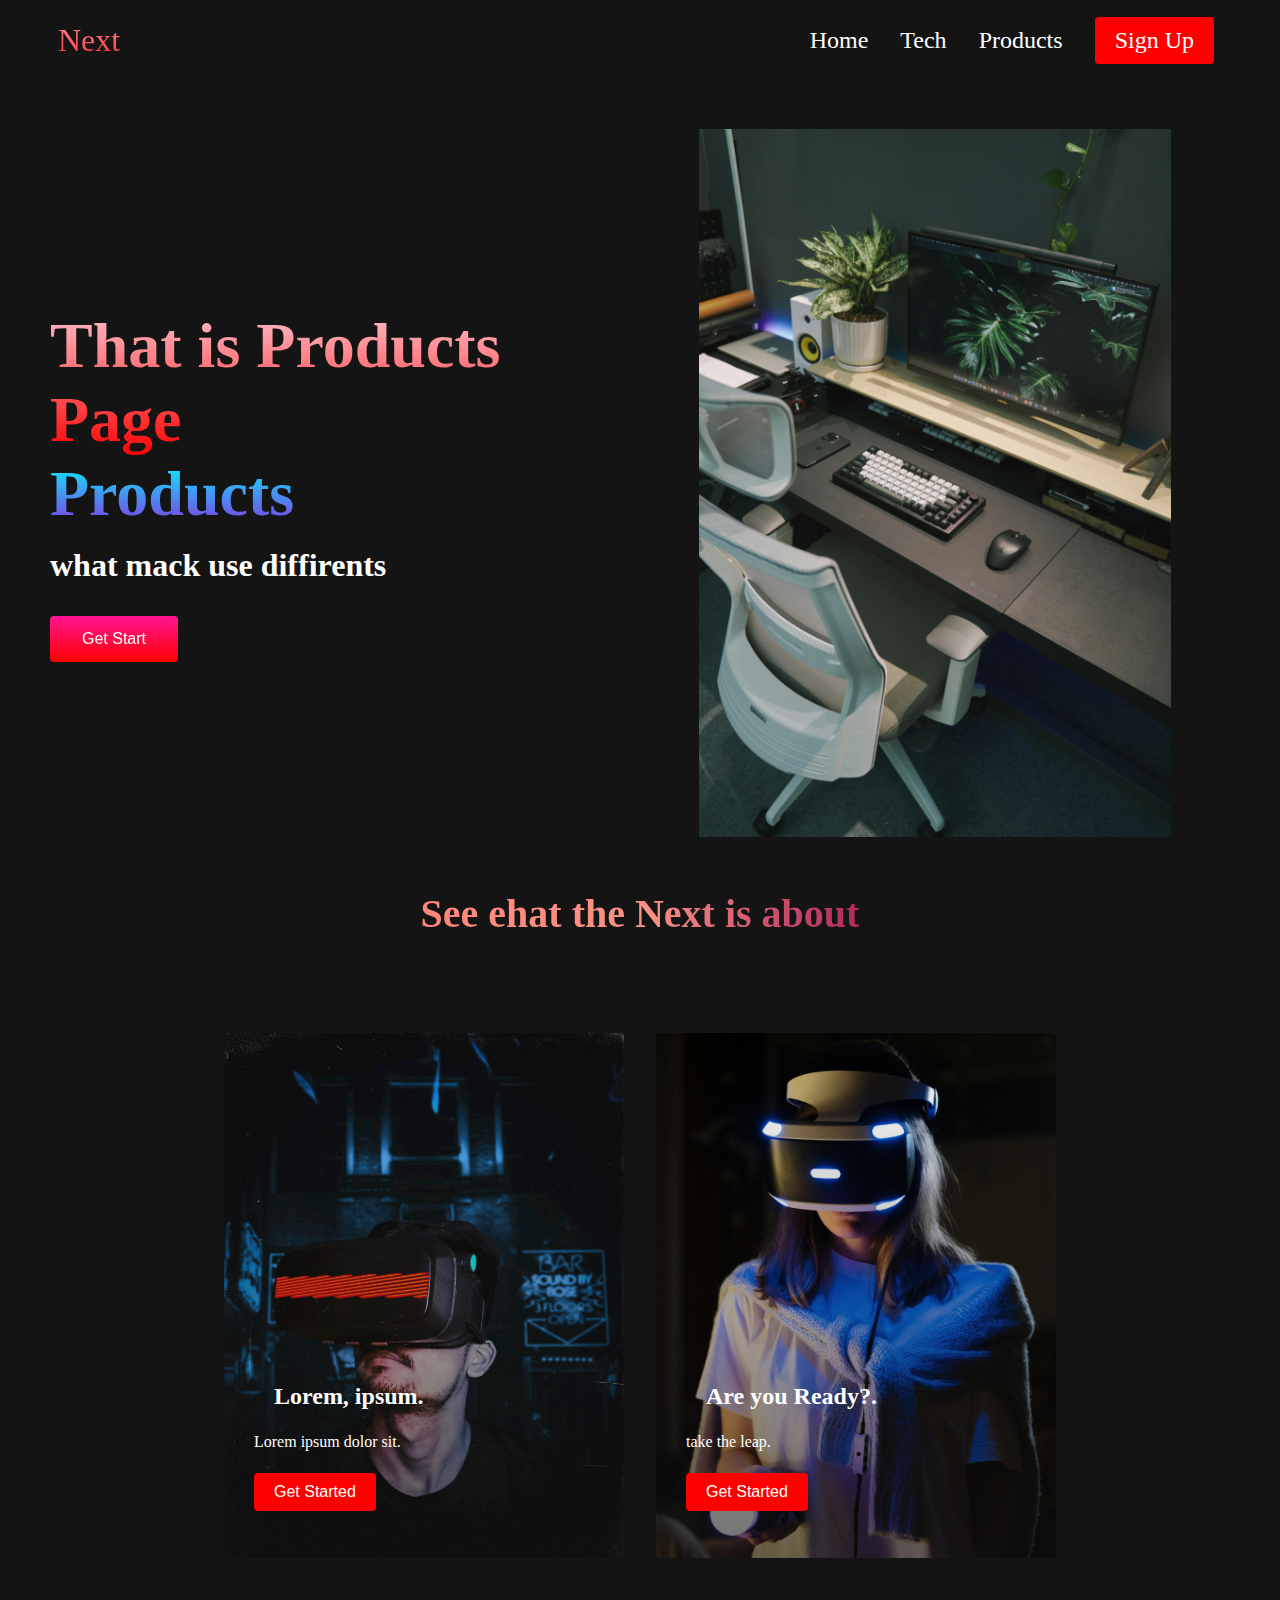
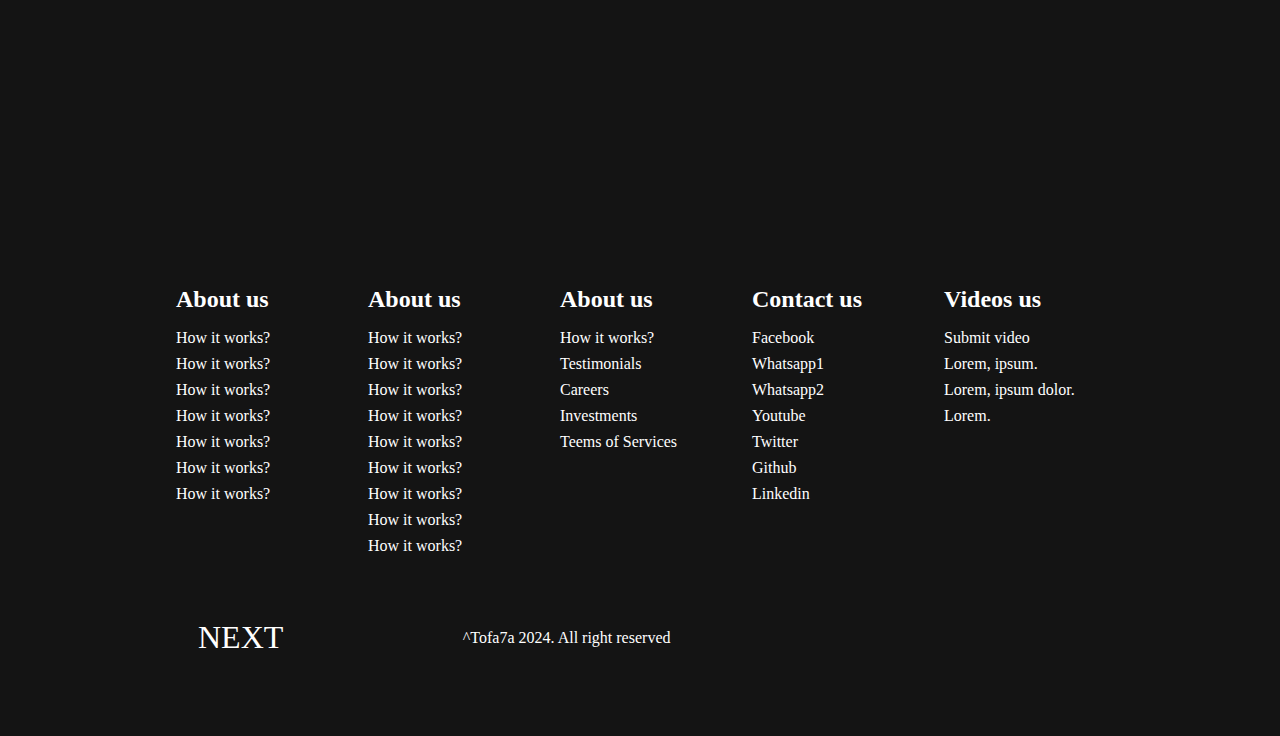
<file: public/products.html>
<!DOCTYPE html>
<html lang="en">
  <head>
    <meta charset="UTF-8" />
    <meta name="viewport" content="width=device-width, initial-scale=1.0" />
    <title>Next</title>
    <link rel="stylesheet" href="style.css" />
    <link rel="stylesheet" href="https://cdnjs.cloudflare.com/ajax/libs/font-awesome/6.7.1/css/all.min.css" integrity="sha512-5Hs3dF2AEPkpNAR7UiOHba+lRSJNeM2ECkwxUIxC1Q/FLycGTbNapWXB4tP889k5T5Ju8fs4b1P5z/iB4nMfSQ==" crossorigin="anonymous" referrerpolicy="no-referrer" />
  </head>
  <body>
    <!-- Navbar Section -->
    <nav class="navbar">
      <section class="navbarContainer">
        <a href="#" id="navbarLogo"><i class="fas fa-gem"></i> Next</a>
        <div class="navbarToggle" id="mobileMenu">
          <span class="bar"></span>
          <span class="bar"></span>
          <span class="bar"></span>
        </div>
        <ul class="navbarMenu">
          <li class="navbarItem">
            <a href="index.html" class="navbarLinks">Home</a>
          </li>
          <li class="navbarItem">
            <a href="tech.html" class="navbarLinks">Tech</a>
          </li>
          <li class="navbarItem">
            <a href="#" class="navbarLinks">Products</a>
          </li>
          <li class="navbarBtn">
            <a href="#" class="button">Sign Up</a>
          </li>
        </ul>
      </section>
    </nav>

    <!-- Main Section -->
    <main class="main">
      <section class="mainContainer">
        <div class="mainContent">
          <h1>That is Products Page</h1>
          <h2>Products</h2>
          <p>what mack use diffirents</p>
          <button class="mainBtn"><a href="#">Get Start</a></button>
        </div>
        <div class="mainImgContainer">
          <img src="images/pic5.jpg" alt="Picture number 1" id="mainImg">
        </div>
      </section>
    </main>
    <!-- Services Section -->
     <main class="services">
      <h1>See ehat the Next is about</h1>
      <div class="servicesContainer">
        <div class="servicesCard">
          <h2>Lorem, ipsum.</h2>
          <p>Lorem ipsum dolor sit.</p>
          <button>Get Started</button>
        </div>
        <div class="servicesCard">
          <h2>Are you Ready?.</h2>
          <p>take the leap.</p>
          <button>Get Started</button>
        </div>
      </div>
     </main>
     <!-- Footer -->
      <footer class="footerContainer">
        <div class="footerLinks">
          <div class="footerLinkWrapper">
            <div class="footerLinkItems">
              <h2>About us</h2>
              <a href="#">How it works?</a>
              <a href="#">How it works?</a>
              <a href="#">How it works?</a>
              <a href="#">How it works?</a>
              <a href="#">How it works?</a>
              <a href="#">How it works?</a>
              <a href="#">How it works?</a>
            </div>
            <div class="footerLinkItems">
              <h2>About us</h2>
              <a href="#">How it works?</a>
              <a href="#">How it works?</a>
              <a href="#">How it works?</a>
              <a href="#">How it works?</a>
              <a href="#">How it works?</a>
              <a href="#">How it works?</a>
              <a href="#">How it works?</a>
              <a href="#">How it works?</a>
              <a href="#">How it works?</a>
            </div>
          </div>
          <div class="footerLinkWrapper">
            <div class="footerLinkItems">
              <h2>About us</h2>
              <a href="#">How it works?</a>
              <a href="#">Testimonials</a>
              <a href="#">Careers</a>
              <a href="#">Investments</a>
              <a href="#">Teems of Services</a>
            </div>
            <div class="footerLinkItems">
              <h2>Contact us</h2>
              <a href="#">Facebook</a>
              <a href="#">Whatsapp1</a>
              <a href="#">Whatsapp2</a>
              <a href="#">Youtube</a>
              <a href="#">Twitter</a>
              <a href="#">Github</a>
              <a href="#">Linkedin</a>
            </div>
            <div class="footerLinkItems">
              <h2>Videos us</h2>
              <a href="#">Submit video</a>
              <a href="#">Lorem, ipsum.</a>
              <a href="#">Lorem, ipsum dolor.</a>
              <a href="#">Lorem.</a>
            </div>
          </div>
        </div>
        <div class="socialMedia">
          <div class="socialMediaWrap">
            <div class="footerLogo"><a href="#" id="footerLogo"><i class="fas fa-gem"></i>NEXT</a></div>
            <p class="websiteRight">^Tofa7a 2024. All right reserved</p>
            <div class="socialIcons">
              <a href="#" class="socialIconLink" target="_blank"><i class="fab fa-facebook"></i></a>
              <a href="#" class="socialIconLink" target="_blank"><i class="fab fa-instagram"></i></a>
              <a href="#" class="socialIconLink" target="_blank"><i class="fab fa-twitter"></i></a>
              <a href="#" class="socialIconLink" target="_blank"><i class="fab fa-linkedin"></i></a>
              <a href="#" class="socialIconLink" target="_blank"><i class="fab fa-youtube"></i></a>
            </div>
          </div>
        </div>
      </footer>
    <script src="main.js"></script>
  </body>
</html>
</file>
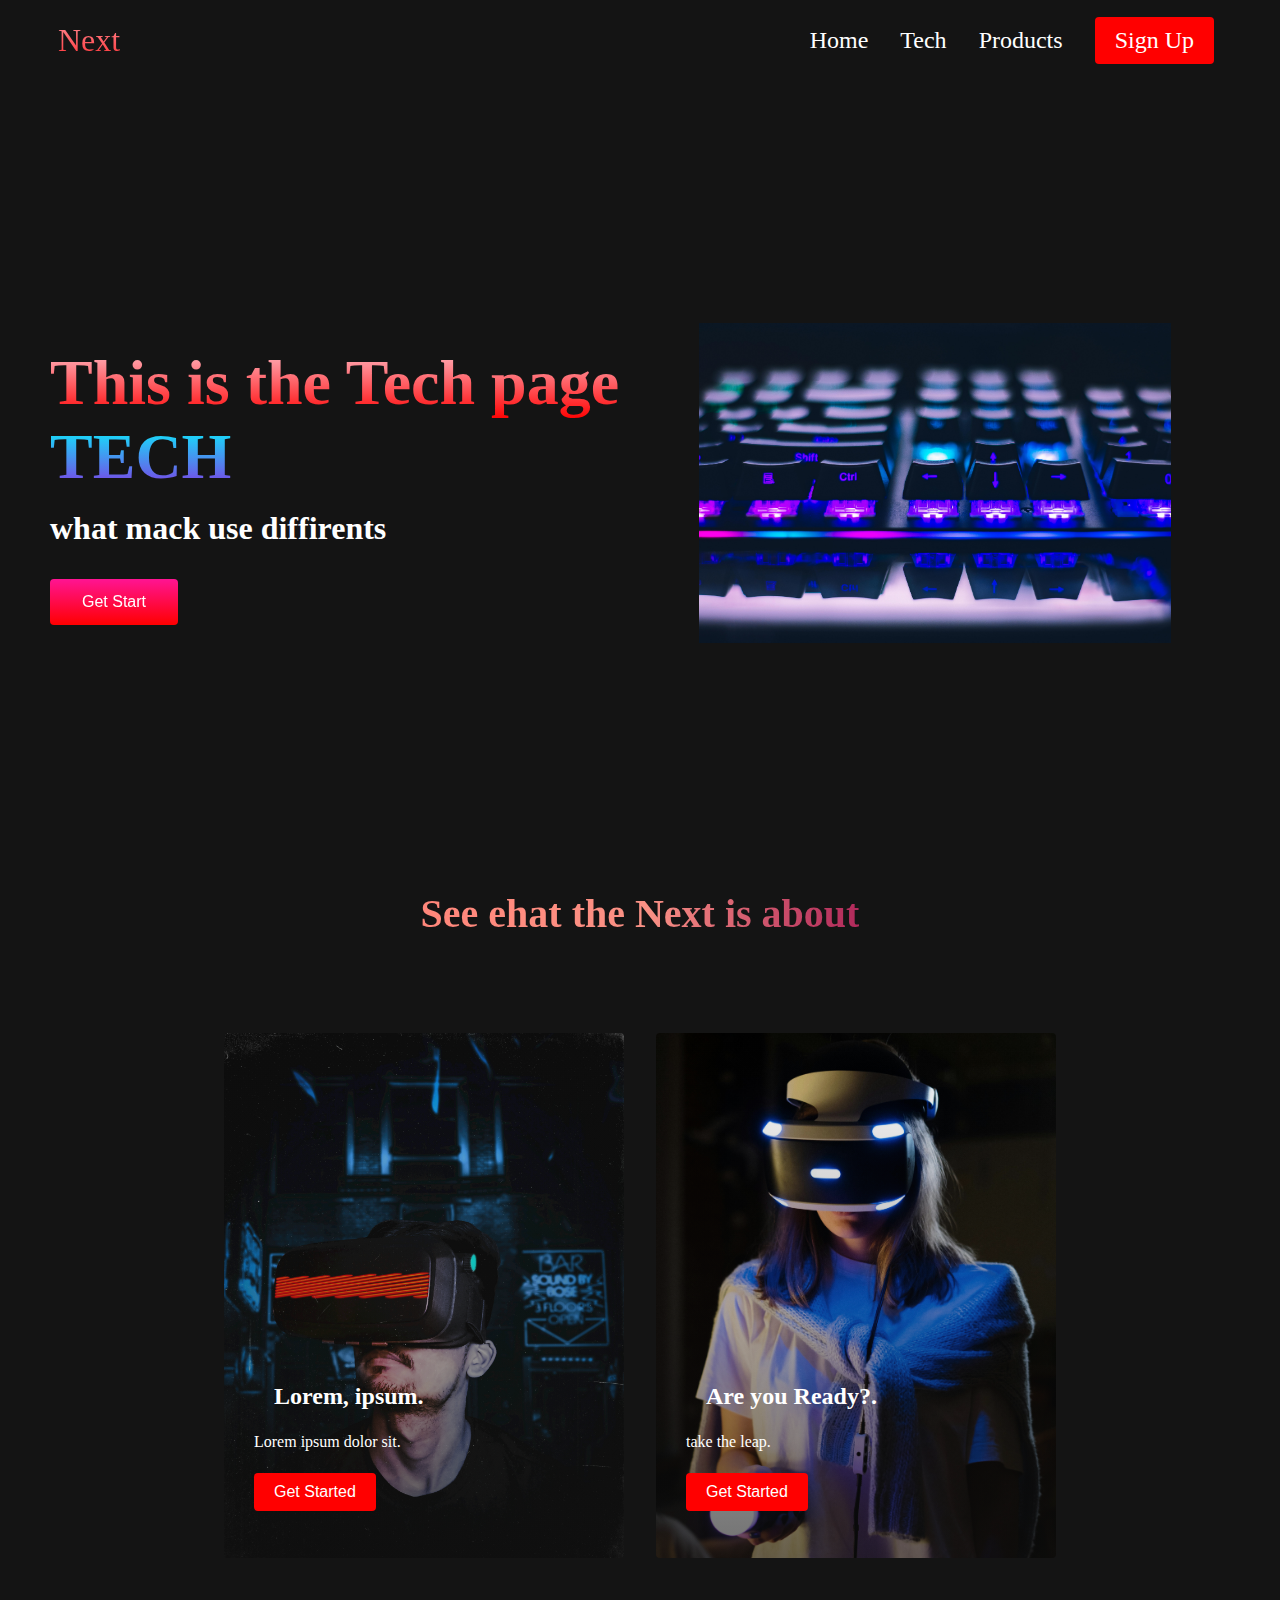
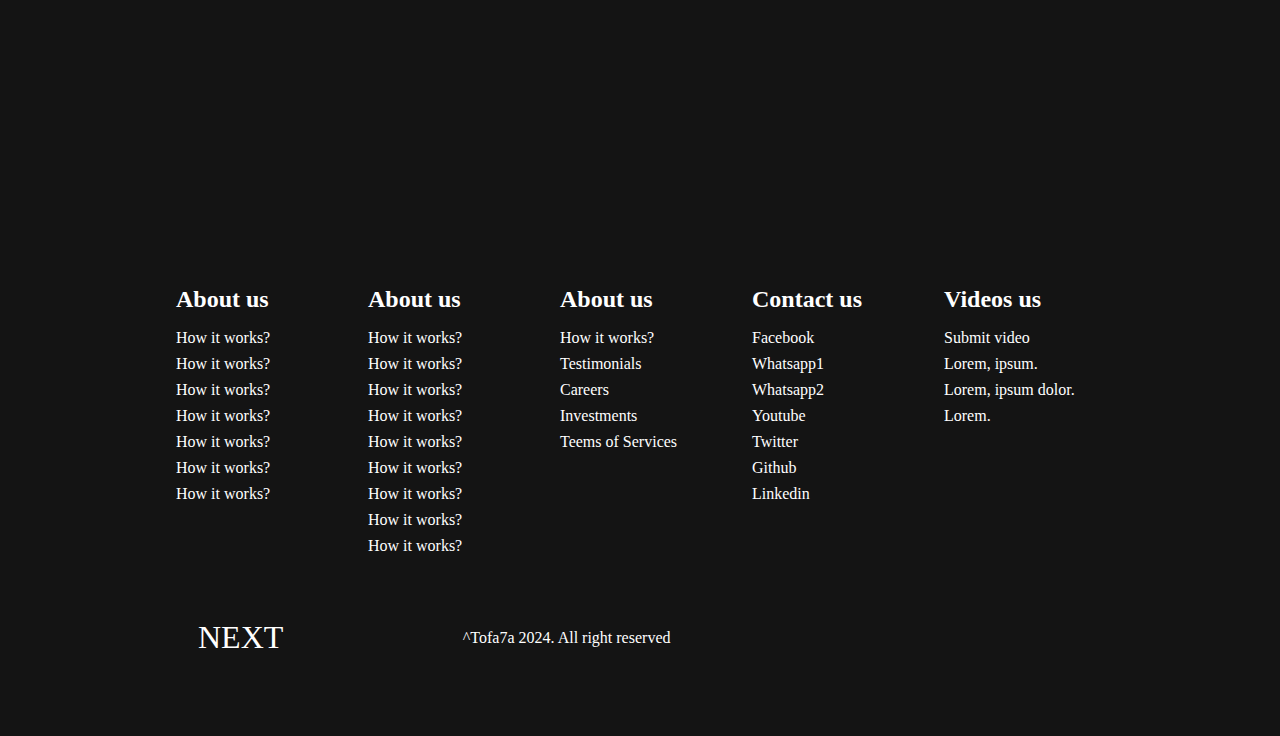
<file: public/tech.html>
<!DOCTYPE html>
<html lang="en">
  <head>
    <meta charset="UTF-8" />
    <meta name="viewport" content="width=device-width, initial-scale=1.0" />
    <title>Next</title>
    <link rel="stylesheet" href="style.css" />
    <link rel="stylesheet" href="https://cdnjs.cloudflare.com/ajax/libs/font-awesome/6.7.1/css/all.min.css" integrity="sha512-5Hs3dF2AEPkpNAR7UiOHba+lRSJNeM2ECkwxUIxC1Q/FLycGTbNapWXB4tP889k5T5Ju8fs4b1P5z/iB4nMfSQ==" crossorigin="anonymous" referrerpolicy="no-referrer" />
  </head>
  <body>
    <!-- Navbar Section -->
    <nav class="navbar">
      <section class="navbarContainer">
        <a href="#" id="navbarLogo"><i class="fas fa-gem"></i> Next</a>
        <div class="navbarToggle" id="mobileMenu">
          <span class="bar"></span>
          <span class="bar"></span>
          <span class="bar"></span>
        </div>
        <ul class="navbarMenu">
          <li class="navbarItem">
            <a href="index.html" class="navbarLinks">Home</a>
          </li>
          <li class="navbarItem">
            <a href="#" class="navbarLinks">Tech</a>
          </li>
          <li class="navbarItem">
            <a href="products.html" class="navbarLinks">Products</a>
          </li>
          <li class="navbarBtn">
            <a href="#" class="button">Sign Up</a>
          </li>
        </ul>
      </section>
    </nav>

    <!-- Main Section -->
    <main class="main">
      <section class="mainContainer">
        <div class="mainContent">
          <h1>This is the Tech page</h1>
          <h2>TECH</h2>
          <p>what mack use diffirents</p>
          <button class="mainBtn"><a href="#">Get Start</a></button>
        </div>
        <div class="mainImgContainer">
          <img src="images/pic4.jpg" alt="Picture number 1" id="mainImg">
        </div>
      </section>
    </main>
    <!-- Services Section -->
     <main class="services">
      <h1>See ehat the Next is about</h1>
      <div class="servicesContainer">
        <div class="servicesCard">
          <h2>Lorem, ipsum.</h2>
          <p>Lorem ipsum dolor sit.</p>
          <button>Get Started</button>
        </div>
        <div class="servicesCard">
          <h2>Are you Ready?.</h2>
          <p>take the leap.</p>
          <button>Get Started</button>
        </div>
      </div>
     </main>
     <!-- Footer -->
      <footer class="footerContainer">
        <div class="footerLinks">
          <div class="footerLinkWrapper">
            <div class="footerLinkItems">
              <h2>About us</h2>
              <a href="#">How it works?</a>
              <a href="#">How it works?</a>
              <a href="#">How it works?</a>
              <a href="#">How it works?</a>
              <a href="#">How it works?</a>
              <a href="#">How it works?</a>
              <a href="#">How it works?</a>
            </div>
            <div class="footerLinkItems">
              <h2>About us</h2>
              <a href="#">How it works?</a>
              <a href="#">How it works?</a>
              <a href="#">How it works?</a>
              <a href="#">How it works?</a>
              <a href="#">How it works?</a>
              <a href="#">How it works?</a>
              <a href="#">How it works?</a>
              <a href="#">How it works?</a>
              <a href="#">How it works?</a>
            </div>
          </div>
          <div class="footerLinkWrapper">
            <div class="footerLinkItems">
              <h2>About us</h2>
              <a href="#">How it works?</a>
              <a href="#">Testimonials</a>
              <a href="#">Careers</a>
              <a href="#">Investments</a>
              <a href="#">Teems of Services</a>
            </div>
            <div class="footerLinkItems">
              <h2>Contact us</h2>
              <a href="#">Facebook</a>
              <a href="#">Whatsapp1</a>
              <a href="#">Whatsapp2</a>
              <a href="#">Youtube</a>
              <a href="#">Twitter</a>
              <a href="#">Github</a>
              <a href="#">Linkedin</a>
            </div>
            <div class="footerLinkItems">
              <h2>Videos us</h2>
              <a href="#">Submit video</a>
              <a href="#">Lorem, ipsum.</a>
              <a href="#">Lorem, ipsum dolor.</a>
              <a href="#">Lorem.</a>
            </div>
          </div>
        </div>
        <div class="socialMedia">
          <div class="socialMediaWrap">
            <div class="footerLogo"><a href="#" id="footerLogo"><i class="fas fa-gem"></i>NEXT</a></div>
            <p class="websiteRight">^Tofa7a 2024. All right reserved</p>
            <div class="socialIcons">
              <a href="#" class="socialIconLink" target="_blank"><i class="fab fa-facebook"></i></a>
              <a href="#" class="socialIconLink" target="_blank"><i class="fab fa-instagram"></i></a>
              <a href="#" class="socialIconLink" target="_blank"><i class="fab fa-twitter"></i></a>
              <a href="#" class="socialIconLink" target="_blank"><i class="fab fa-linkedin"></i></a>
              <a href="#" class="socialIconLink" target="_blank"><i class="fab fa-youtube"></i></a>
            </div>
          </div>
        </div>
      </footer>
    <script src="main.js"></script>
  </body>
</html>
</file>
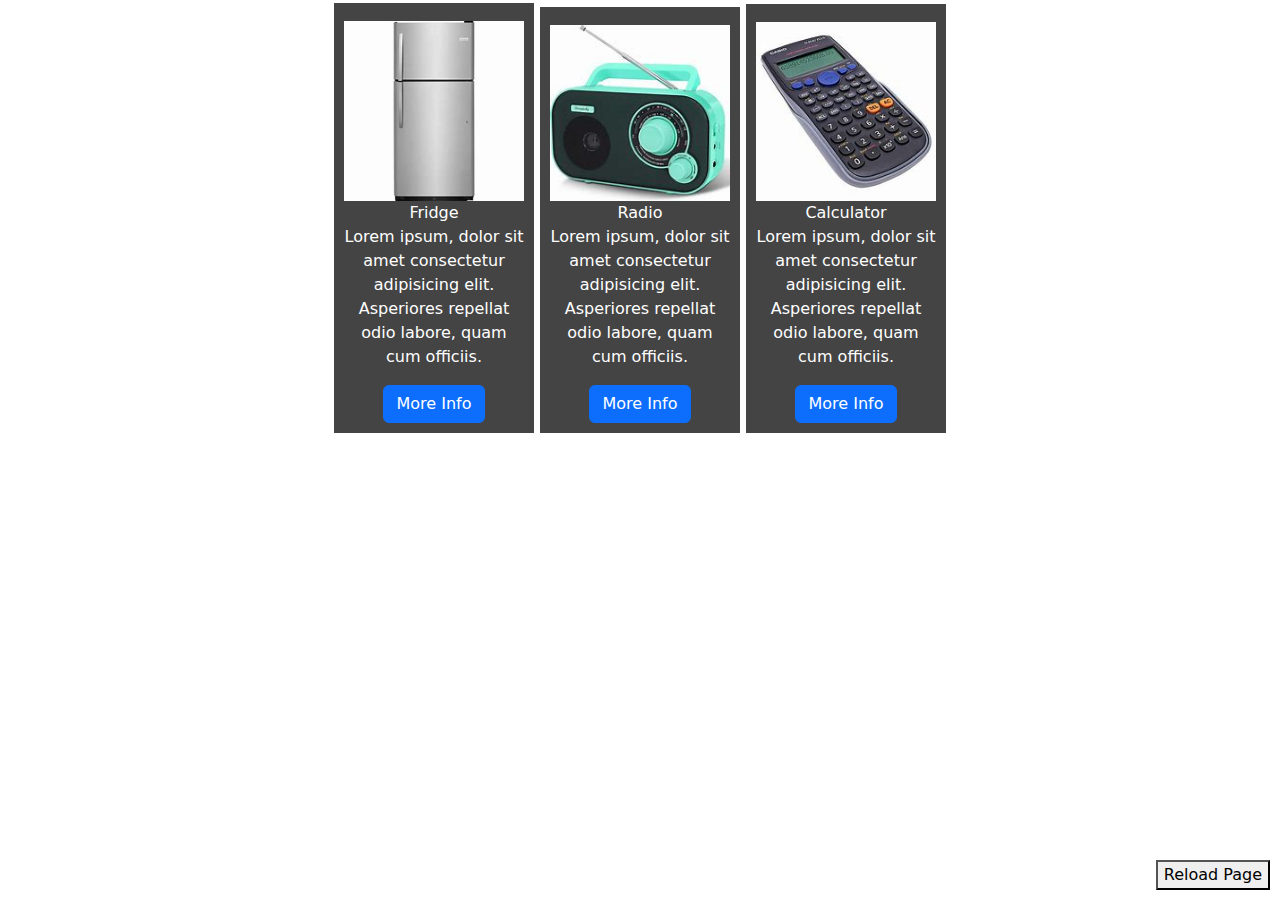
<file: public/site/array.html>
<!DOCTYPE html>
<html lang="en">
<head>
  <meta charset="UTF-8">
  <meta name="viewport" content="width=device-width, initial-scale=1.0">
  <title>Document</title>
    <link
      href="https://cdn.jsdelivr.net/npm/bootstrap@5.3.3/dist/css/bootstrap.min.css"
      rel="stylesheet"
      integrity="sha384-QWTKZyjpPEjISv5WaRU9OFeRpok6YctnYmDr5pNlyT2bRjXh0JMhjY6hW+ALEwIH"
      crossorigin="anonymous"
    />
</head>
<body>


</body>
    <script
      src="https://cdn.jsdelivr.net/npm/bootstrap@5.3.3/dist/js/bootstrap.bundle.min.js"
      integrity="sha384-YvpcrYf0tY3lHB60NNkmXc5s9fDVZLESaAA55NDzOxhy9GkcIdslK1eN7N6jIeHz"
      crossorigin="anonymous"
></script>
<script src="../js/arrays.js"></script>
</html>
</file>
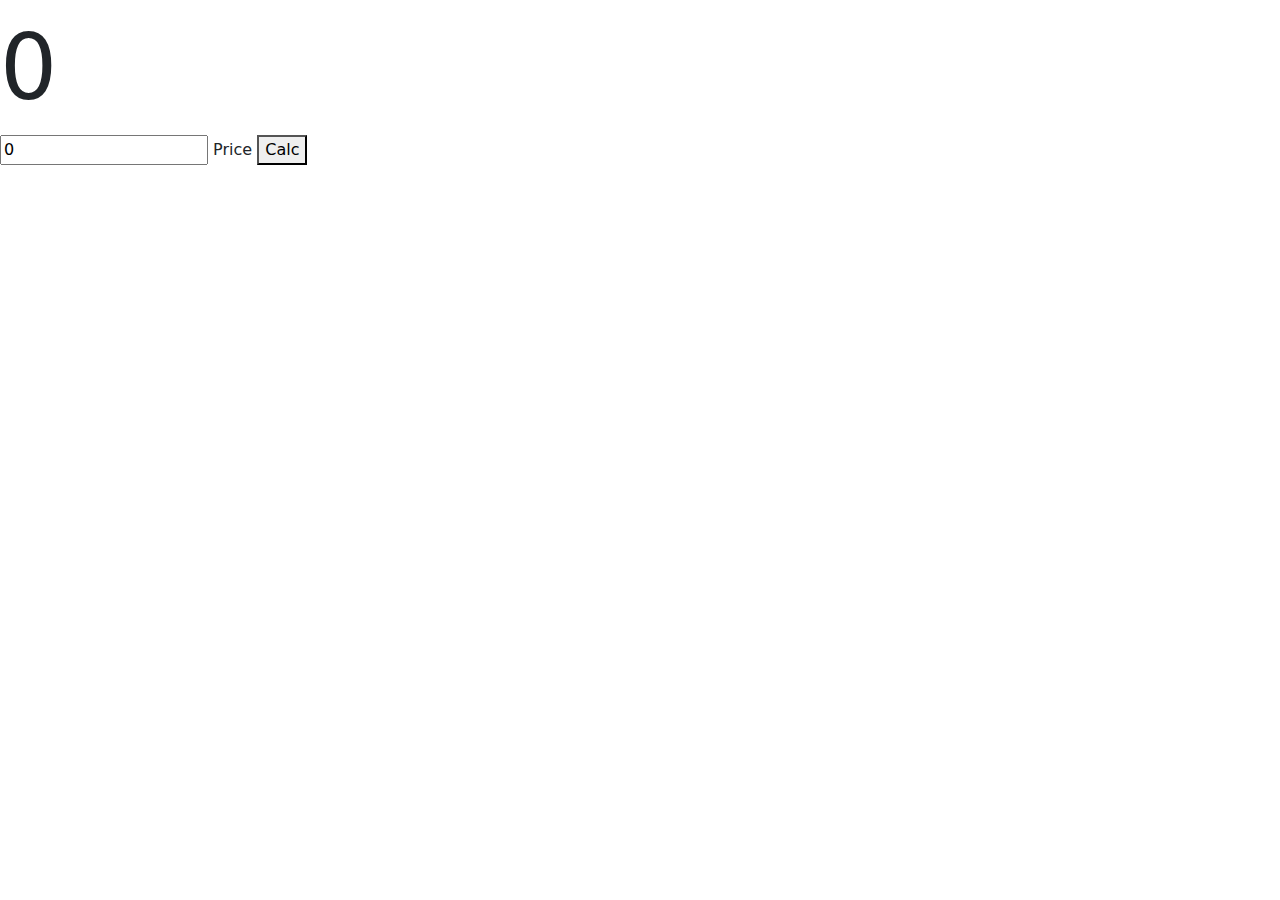
<file: public/site/fun.html>
<!DOCTYPE html>
<html lang="en">
<head>
  <meta charset="UTF-8">
  <meta name="viewport" content="width=device-width, initial-scale=1.0">
  <title>Document</title>
    <link
      href="https://cdn.jsdelivr.net/npm/bootstrap@5.3.3/dist/css/bootstrap.min.css"
      rel="stylesheet"
      integrity="sha384-QWTKZyjpPEjISv5WaRU9OFeRpok6YctnYmDr5pNlyT2bRjXh0JMhjY6hW+ALEwIH"
      crossorigin="anonymous"
    />
</head>
<body>
<div id="dataInfo" style="font-size: 90px;"></div>


  <input type="number" name="price" id="price" value="0">
  <label for="price">Price</label>
  <button id="calc">Calc</button>
</body>
    <script
      src="https://cdn.jsdelivr.net/npm/bootstrap@5.3.3/dist/js/bootstrap.bundle.min.js"
      integrity="sha384-YvpcrYf0tY3lHB60NNkmXc5s9fDVZLESaAA55NDzOxhy9GkcIdslK1eN7N6jIeHz"
      crossorigin="anonymous"
></script>
<script src="../js/fun.js"></script>
</html>
</file>
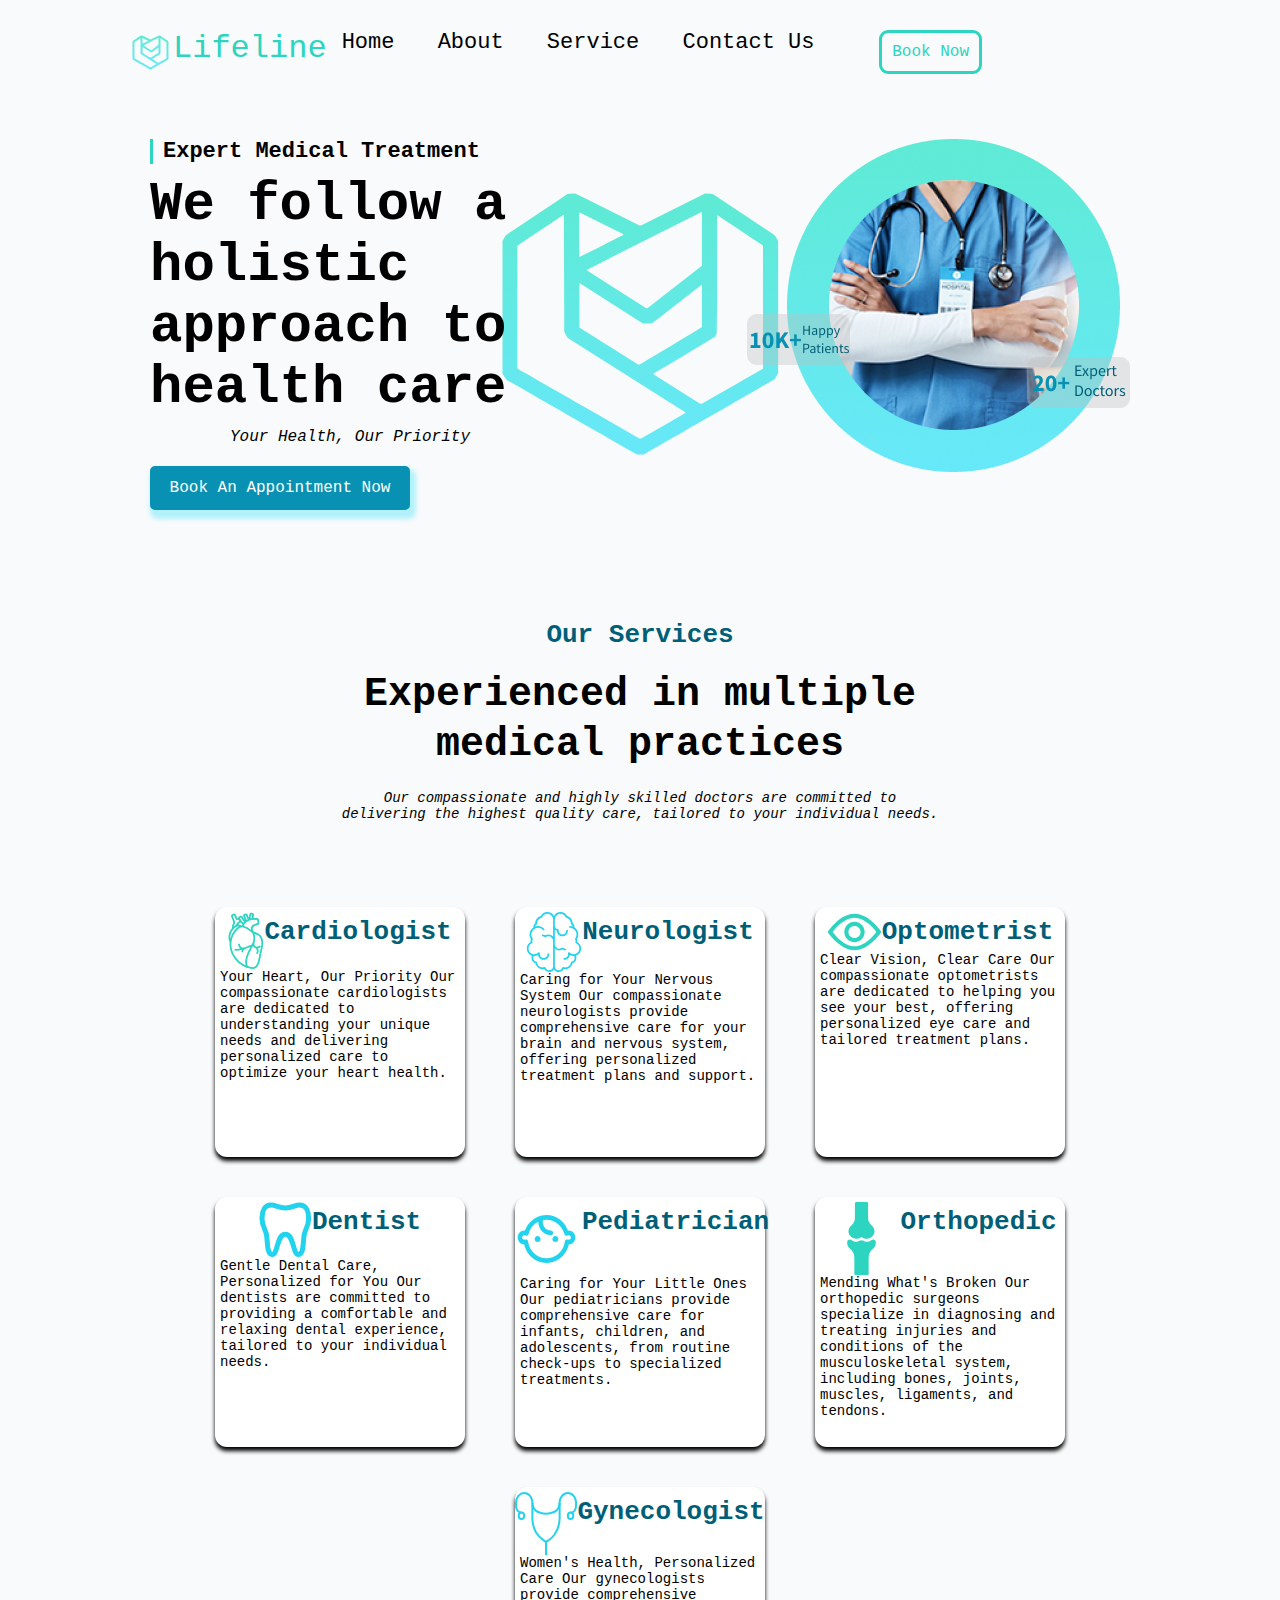
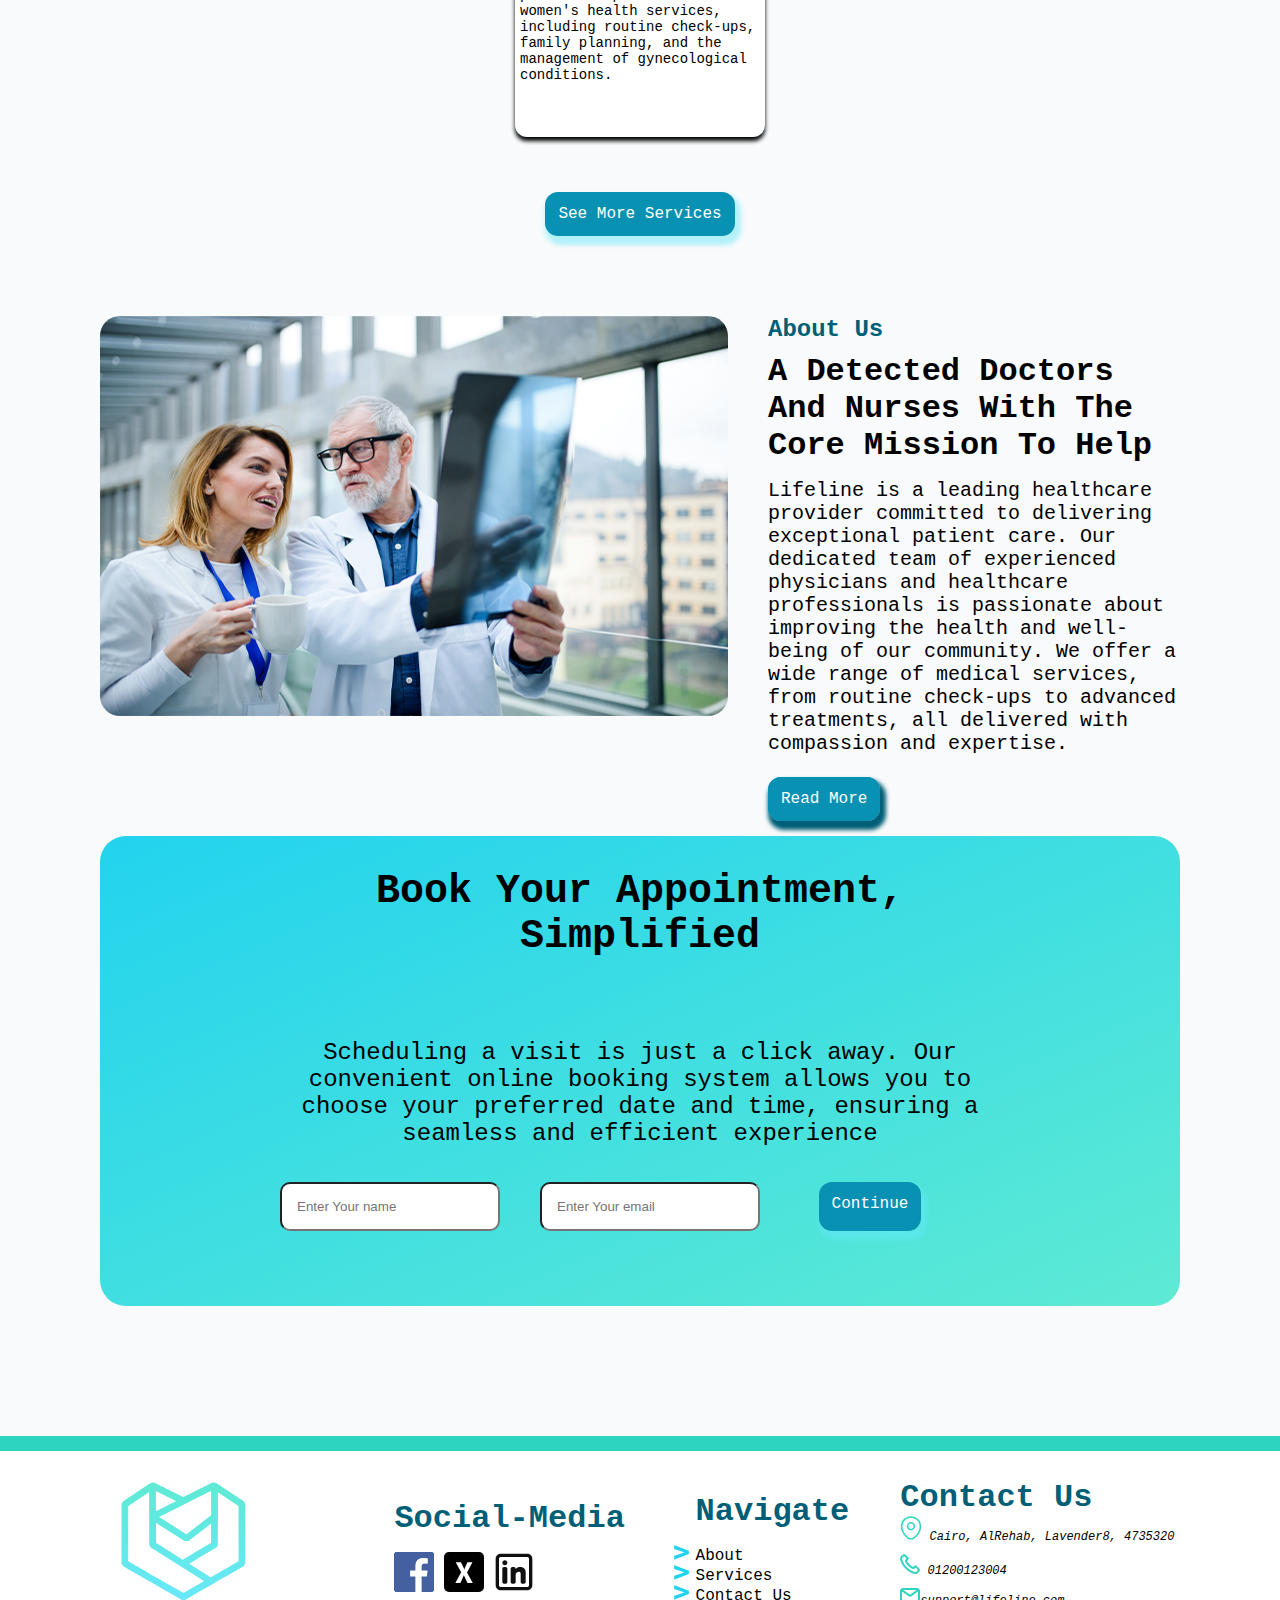
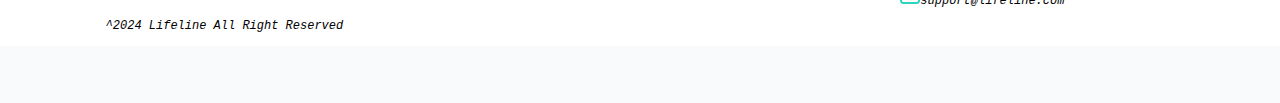
<file: public/site/lifeline.html>
<!DOCTYPE html>
<html lang="en">
  <head>
    <meta charset="UTF-8" />
    <meta name="viewport" content="width=device-width, initial-scale=1.0" />
    <title>LifeLine</title>
    <link rel="stylesheet" href="../css/style.css" />
    <link
      rel="stylesheet"
      href="https://cdnjs.cloudflare.com/ajax/libs/font-awesome/6.7.1/css/all.min.css"
      integrity="sha512-5Hs3dF2AEPkpNAR7UiOHba+lRSJNeM2ECkwxUIxC1Q/FLycGTbNapWXB4tP889k5T5Ju8fs4b1P5z/iB4nMfSQ=="
      crossorigin="anonymous"
      referrerpolicy="no-referrer"
    />
  </head>
  <body class="llBody">
    <header class="llHeader">
      <nav class="llNav">
        <div class="logo">
          <img src="../images/lifelineLogo.svg" alt="logo Life Line" />
          <p>Lifeline</p>
        </div>
        <ul>
          <li>Home</li>
          <li>About</li>
          <li>Service</li>
          <li>Contact Us</li>
        </ul>
        <a href="#" onclick="alert('Book Now, Tofa7a!')">Book Now</a>
      </nav>
    </header>
    <section class="llSec1">
      <div class="content">
        <h3>Expert medical Treatment</h3>
        <h2>We follow a holistic approach to health care</h2>
        <p>Your Health, Our Priority</p>
        <a href="#" onclick="alert('Book An Appointment, Tofa7a!')">Book An Appointment Now</a>
      </div>
      <div class="img">
        <img src="../images/lifeline1.png" alt="">
      </div>
    </section>
    <section class="llSec2">
      <div class="title">
        <h3>Our Services</h3>
        <h2>Experienced in multiple medical practices</h2>
        <p class="titleP">Our compassionate and highly skilled doctors are committed to delivering the highest quality care, tailored to your individual needs.</p>
      </div>
        <div class="container">
        <div class="card">
          <div class="title">
            <img src="../images/lifeline2.svg" alt="Just An Image" />
            <p>Cardiologist</p>
          </div>
          <p>
            Your Heart, Our Priority Our compassionate cardiologists are dedicated to understanding your unique needs and delivering personalized care
            to optimize your heart health.
          </p>
        </div>
        <div class="card">
          <div class="title">
            <img src="../images/lifeline3.svg" alt="Just An Image" />
            <p>Neurologist</p>
          </div>
          <p>
            Caring for Your Nervous System Our compassionate neurologists provide comprehensive care for your brain and nervous system, offering
            personalized treatment plans and support.
          </p>
        </div>
        <div class="card">
          <div class="title">
            <img src="../images/lifeline4.svg" alt="Just An Image" />
            <p>Optometrist</p>
          </div>
          <p>
            Clear Vision, Clear Care Our compassionate optometrists are dedicated to helping you see your best, offering personalized eye care and
            tailored treatment plans.
          </p>
        </div>
        <div class="card">
          <div class="title">
            <img src="../images/lifeline5.svg" alt="Just An Image" />
            <p>Dentist</p>
          </div>
          <p>
            Gentle Dental Care, Personalized for You Our dentists are committed to providing a comfortable and relaxing dental experience, tailored to
            your individual needs.
          </p>
        </div>
        <div class="card">
          <div class="title">
            <img src="../images/lifeline6.svg" alt="Just An Image" />
            <p>Pediatrician</p>
          </div>
          <p>
            Caring for Your Little Ones Our pediatricians provide comprehensive care for infants, children, and adolescents, from routine check-ups to
            specialized treatments.
          </p>
        </div>
        <div class="card">
          <div class="title">
            <img src="../images/lifeline7.svg" alt="Just An Image" />
            <p>Orthopedic</p>
          </div>
          <p>
            Mending What's Broken Our orthopedic surgeons specialize in diagnosing and treating injuries and conditions of the musculoskeletal system,
            including bones, joints, muscles, ligaments, and tendons.
          </p>
        </div>
        <div class="card">
          <div class="title">
            <img src="../images/lifeline8.svg" alt="Just An Image" />
            <p>Gynecologist</p>
          </div>
          <p>
            Women's Health, Personalized Care Our gynecologists provide comprehensive women's health services, including routine check-ups, family
            planning, and the management of gynecological conditions.
          </p>
        </div>
      </div>
      <a href="#" onclick="alert('See More Services, Tofa7a!')">See More Services</a>
    </section>
    <section class="llSec3">
      <img src="../images/lifeline9.jpg" alt="Doctor with Nurse" />
      <div class="content">
        <h3>About Us</h3>
        <h2>A Detected Doctors And Nurses With The Core Mission To Help</h2>
        <p>
          Lifeline is a leading healthcare provider committed to delivering exceptional patient care. Our dedicated team of experienced physicians and
          healthcare professionals is passionate about improving the health and well-being of our community. We offer a wide range of medical
          services, from routine check-ups to advanced treatments, all delivered with compassion and expertise.
        </p>
        <a href="#" onclick="alert('Read More, Tofa7a!')">Read More</a>
      </div>
    </section>
    <section class="llSec4">
      <h2>Book Your Appointment, Simplified</h2>
      <p>Scheduling a visit is just a click away. Our convenient online booking system allows you to choose your preferred date and time, ensuring a seamless and efficient experience</p>
      <div class="data">
        <input type="text" placeholder="Enter Your name">
        <input type="email" placeholder="Enter Your email">
        <a href="#" onclick="alert('Continue, Tofa7a!')">Continue</a>
      </div>
    </section>
    <footer class="llFooter">
      <div class="logo">
        <img src="../images/lifelineLogo.svg" alt="Image">
        <p>^2024 Lifeline All Right Reserved</p>
      </div>
      <div class="socialMedia">
        <p>Social-Media</p>
        <div class="logos">
          <img src="../images/lifelinefb.png" alt="">
          <img src="../images/lifelinex.svg" alt="">
          <img src="../images/lifelinein.svg" alt="">
        </div>
      </div>
      <div class="navigate">
        <p>Navigate</p>
        <ul>
          <li>About</li>
          <li>Services</li>
          <li>Contact Us</li>
        </ul>
      </div>
      <div class="contactUs">
        <p>Contact Us</p>
        <ul>
          <li><img src="../images/lifelinelocation.png" alt="Location"> Cairo, AlRehab, Lavender8, 4735320</li>
          <li><img src="../images/lifelinetel.png" alt="Phone"> 01200123004</li>
          <li><img src="../images/lifelinemail.png" alt="Email">support@lifeline.com</li>
        </ul>
      </div>
    </footer>
    <script src="../js/main.js"></script>
  </bodyclass>
</html>
</file>
<file: public/style.css>
* {
  box-sizing: border-box;
  margin: 0;
  padding: 0;
}

@import url("https://fonts.googleapis.com/css2?family=Jaro:opsz@6..72&display=swap");
:root {
  --bgC: #141414;
  --w: #fff;
}

/* Navbar Section */
.navbar {
  background-color: var(--bgC);
  height: 80px;
  display: flex;
  justify-content: center;
  align-items: center;
  font-size: 24px;
  position: sticky;
  top: 0;
  z-index: 2;
}
section.navbarContainer {
  display: flex;
  justify-content: space-between;
  height: 80px;
  z-index: 1;
  width: 100%;
  margin: 0 auto;
  padding: 0 50px;
}
#navbarLogo {
  background-color: pink;
  background-image: linear-gradient(to top, red 0%, pink 100%);
  background-clip: text;
  -webkit-text-fill-color: transparent;
  /* color: deeppink; */
  background-size: 100%;
  display: flex;
  align-items: center;
  cursor: pointer;
  text-decoration: none;
  font-size: 32px;
}
.fa-gem {
  margin-right: 8px;
}
.navbarMenu {
  display: flex;
  align-items: center;
  list-style: none;
  text-align: center;
}
.navbarItem {
  height: 80px;
}

.navbarLinks {
  color: var(--w);
  display: flex;
  align-items: center;
  justify-content: center;
  text-decoration: none;
  padding: 0 16px;
  height: 100%;
}
.navbarBtn {
  display: flex;
  justify-content: center;
  align-items: center;
  padding: 0 16px;
  width: 100%;
}
.button {
  display: flex;
  justify-content: center;
  align-items: center;
  text-decoration: none;
  padding: 10px 20px;
  height: 100%;
  width: 100%;
  border: none;
  outline: none;
  border-radius: 4px;
  background-color: red;
  color: var(--w);
}
.button:hover {
  background-color: violet;
  transition: all 0.3s ease-in-out;
}
.navbarLinks:hover {
  color: red;
  transition: all 0.3s ease-in-out;
}

@media screen and (max-width: 960px) {
  .navbarContainer {
    display: flex;
    justify-content: space-between;
    height: 80px;
    z-index: 1;
    width: 100%;
    padding: 0;
  }
  .navbarMenu {
    display: grid;
    grid-template-columns: auto;
    margin: 0;
    width: 100%;
    position: absolute;
    top: -9999px;
    opacity: 0;
    transition: all 0.5s ease-in-out;
    height: 50vh;
    z-index: -1;
    background-color: var(--bgC);
  }
  .navbarMenu.active {
    background-color: var(--bgC);
    top: 100%;
    opacity: 1;
    transition: all 0.5s ease;
    z-index: 10;
    height: 50vh;
    font-size: 25px;
  }
  #navbarLogo {
    padding-left: 25px;
  }
  .navbarToggle .bar {
    width: 25px;
    height: 3px;
    margin: 5px auto;
    transition: all 0.3s ease-in-out;
    background-color: var(--w);
  }
  .navbarItem {
    width: 100%;
  }
  .navbarLinks {
    text-align: center;
    padding: 32px;
    width: 100%;
    display: table;
  }
  #mobileMenu {
    position: absolute;
    top: 20%;
    right: 5%;
    transform: translate(5%, 20%);
  }
  .navbarBtn {
    padding-bottom: 32px;
  }
  .button {
    display: flex;
    justify-content: center;
    align-items: center;
    width: 80%;
    height: 80px;
    margin: 0;
  }
  .navbarToggle .bar {
    display: block;
    cursor: pointer;
  }
  #mobileMenu.isActive .bar:nth-child(2) {
    opacity: 0;
  }
  #mobileMenu.isActive .bar:nth-child(1) {
    transform: translateY(8px) rotate(45deg);
  }
  #mobileMenu.isActive .bar:nth-child(3) {
    transform: translateY(-8px) rotate(-45deg);
  }
}

/* Main Section */

main {
  background-color: var(--bgC);
}
section.mainContainer {
  display: grid;
  grid-template-columns: 1fr 1fr;
  align-items: center;
  justify-self: center;
  margin: 0 auto;
  height: 90vh;
  background-color: var(--bgC);
  z-index: 1;
  width: 100%;
  padding: 0 50px;
}
.mainContent h1 {
  font-size: 64px;
  background-color: deeppink;
  background-image: linear-gradient(to top, red 0%, pink 100%);
  background-size: 100px;
  background-clip: text;
  -webkit-text-fill-color: transparent;
}
.mainContent h2 {
  font-size: 64px;
  background-color: deeppink;
  background-image: linear-gradient(to top, blueviolet 0%, cyan 100%);
  background-size: 100px;
  background-clip: text;
  -webkit-text-fill-color: transparent;
}
.mainContent p {
  margin-top: 16px;
  font-size: 32px;
  font-weight: 700;
  color: var(--w);
}
.mainBtn {
  font-size: 16px;
  background-image: linear-gradient(to top, red 0%, deeppink 100%);
  padding: 14px 32px;
  border: none;
  border-radius: 4px;
  color: var(--w);
  margin-top: 32px;
  cursor: pointer;
  position: relative;
  transition: all 0.3s;
  outline: none;
}
.mainBtn a {
  position: relative;
  z-index: 2;
  color: var(--w);
  text-decoration: none;
}
.mainBtn:after {
  position: absolute;
  content: "";
  top: 0;
  left: 0;
  width: 0;
  height: 100%;
  background-color: blueviolet;
  transition: all 0.3s;
  border-radius: 4px;
}

.mainBtn:hover {
  color: var(--w);
}
.mainBtn:hover:after {
  width: 100%;
}
.mainImgContainer {
  text-align: center;
}
#mainImg {
  height: 80%;
  width: 80%;
}

@media screen and (max-width: 768px) {
  .mainContainer {
    display: grid;
    grid-template-columns: auto;
    align-items: center;
    justify-self: center;
    width: 100%;
    margin: 0 auto;
    height: 90vh;
  }
  .mainContent {
    text-align: center;
    margin-bottom: 64px;
  }
  .mainContent h1 {
    font-size: 40px;
    margin-top: 32px;
  }
  .mainContent h2 {
    font-size: 48px;
  }
  .mainContent p {
    margin-top: 16px;
    font-size: 24px;
  }
}
@media screen and (max-width: 480px) {
  .mainContent h1 {
    font-size: 32px;
    margin-top: 48px;
  }
  .mainContent h2 {
    font-size: 32px;
  }
  .mainContent p {
    margin-top: 32px;
    font-size: 24px;
  }
  .mainBtn {
    padding: 12px 36px;
    margin: 40px 0;
  }
}

/* Services Section */
.services {
  background-color: var(--bgC);
  display: flex;
  flex-direction: column;
  align-items: center;
  height: 100vh;
}
.services h1 {
  background-color: red;
  background-image: linear-gradient(to right, #ff8177 0%, #ff867a 0%, #ff8c7f 21%, #f99185 52%, #cf556c 78%, #b12a5b 100%);
  background-size: 100%;
  margin-bottom: 80px;
  font-size: 40px;
  background-clip: text;
  -webkit-text-fill-color: transparent;
}
.servicesContainer {
  display: flex;
  justify-content: center;
  flex-wrap: wrap;
}
.servicesCard {
margin: 16px;
height: 525px;
width: 400px;
border-radius: 4px;
background-image: linear-gradient(to bottom, rgba(0,0,0,0) 0%, rgba(17,17,17,0.6) 100%), url("images/pic2.jpg");
background-size: cover;
position: relative;
color: var(--w);
}
.servicesCard:nth-child(2) {
background-image: linear-gradient(to bottom, rgba(0,0,0,0) 0%, rgba(17,17,17,0.6) 100%), url("images/pic3.jpg");
}
.services h2 {
  position: absolute;
  top: 350px;
  left: 50px;
}
.servicesCard p {
  position: absolute;
  top: 400px;
  left: 30px;
}
.servicesCard button {
  color: var(--w);
  padding: 10px 20px;
  border: none;
  outline: none;
  border-radius: 4px;
  background: red;
  position: absolute;
  top: 440px;
  left: 30px;
  font-size: 16px;
  cursor: pointer;
}
.servicesCardLhover {
  transform: scale(1.075);
  transition: 0.2s ease-in;
  cursor: pointer;
}
@media screen and (max-width: 960px) {
  .services{
    height: 1600px;
  }
  .services h1 {
    font-size: 32px;
    margin-top: 192px;
  }
}
@media screen and (max-width: 480px) {
  .services {
    height: 1400px;
  }
  .services h1 {
    font-size: 18px;
  }
  .servicesCard {
    width: 300px;
  }
}

/* Footer */
footer {
  background-color: var(--bgC);
  padding: 80px;
  display: flex;
  flex-direction: column;
  justify-content: center;
  align-items: center;
}
#footerLogo {
  color: var(--w);
  display: flex;
  align-items: center;
  cursor: pointer;
  text-decoration: none;
  font-size: 32px;
}
.footerLinks {
  width: 100%;
  display: flex;
  justify-content: center;
  max-width: 1000px;
}
.footerLinkWrapper {
  display: flex;
}
.footerLinkItems {
  display: flex;
  flex-direction: column;
  align-items: flex-start;
  margin: 16px;
  text-align: left;
  width: 160px;
  box-sizing: border-box;
}
.footerLinkItems h2 {
  margin-bottom: 16px;
}
.footerLinkItems > h2 {
  color: var(--w);
}
.footerLinkItems a {
  color: var(--w);
  text-decoration: none;
  margin-bottom: 8px;
}
.footerLinkItems a:hover {
  color: var(--w);
  transition: 0.3s ease-in-out;
}

/* Social Icons */
.socialIconLink {
  color: var(--w);
  font-size: 24px;
}
.socialMedia {
  max-width: 1000px;
  width: 100%;
}
.socialMediaWrap {
  display: flex;
  justify-content: space-between;
  align-items: center;
  width: 90%;
  max-width: 1000px;
  margin: 40px auto 0;
}
.socialIcons {
  display: flex;
  justify-content: space-between;
  align-items: center;
  width: 240px;
}
.socialLogo {
  color: var(--w);
  justify-self: flex-start;
  margin-left: 20px;
  cursor: pointer;
  text-decoration: none;
  font-size: 32px;
  display: flex;
  align-items: center;
  margin-bottom: 16px;
}
.websiteRight {
  color: var(--w);
}

@media screen and (max-width: 820px) {
  .footerLinks {
    padding-top: 32px;
  }
  #footerLogo {
    margin-bottom: 32px;
  }
  .websiteRight {
    margin-bottom: 32px;
  }
  .footerLinkWrapper {
    flex-direction: column;
  }
  .socialMediaWrap {
    flex-direction: column;
  }
}
@media screen and (max-width: 480px) {
  .footerLinkItems {
    margin: 0;
    padding: 10px;
    width: 100%;
  }
}
</file>
<file: public/css/style.css>
* {
  box-sizing: border-box;
  margin: 0;
  padding: 0;
}

@import url("https://fonts.googleapis.com/css2?family=Jaro:opsz@6..72&display=swap");
:root {
  --bgC: #141414;
  --w: #fff;
}

/* Navbar Section */
.navbar {
  background-color: var(--bgC);
  height: 80px;
  display: flex;
  justify-content: center;
  align-items: center;
  font-size: 24px;
  position: sticky;
  top: 0;
  z-index: 2;
}
section.navbarContainer {
  display: flex;
  justify-content: space-between;
  height: 80px;
  z-index: 1;
  width: 100%;
  margin: 0 auto;
  padding: 0 50px;
}
#navbarLogo {
  background-color: pink;
  background-image: linear-gradient(to top, red 0%, pink 100%);
  background-clip: text;
  -webkit-text-fill-color: transparent;
  /* color: deeppink; */
  background-size: 100%;
  display: flex;
  align-items: center;
  cursor: pointer;
  text-decoration: none;
  font-size: 32px;
}
.fa-gem {
  margin-right: 8px;
}
.navbarMenu {
  display: flex;
  align-items: center;
  list-style: none;
  text-align: center;
}
.navbarItem {
  height: 80px;
}

.navbarLinks {
  color: var(--w);
  display: flex;
  align-items: center;
  justify-content: center;
  text-decoration: none;
  padding: 0 16px;
  height: 100%;
}
.navbarBtn {
  display: flex;
  justify-content: center;
  align-items: center;
  padding: 0 16px;
  width: 100%;
}
.button {
  display: flex;
  justify-content: center;
  align-items: center;
  text-decoration: none;
  padding: 10px 20px;
  height: 100%;
  width: 100%;
  border: none;
  outline: none;
  border-radius: 4px;
  background-color: red;
  color: var(--w);
}
.button:hover {
  background-color: violet;
  transition: all 0.3s ease-in-out;
}
.navbarLinks:hover {
  color: red;
  transition: all 0.3s ease-in-out;
}

@media screen and (max-width: 960px) {
  .navbarContainer {
    display: flex;
    justify-content: space-between;
    height: 80px;
    z-index: 1;
    width: 100%;
    padding: 0;
  }
  .navbarMenu {
    display: grid;
    grid-template-columns: auto;
    margin: 0;
    width: 100%;
    position: absolute;
    top: -9999px;
    opacity: 0;
    transition: all 0.5s ease-in-out;
    height: 50vh;
    z-index: -1;
    background-color: var(--bgC);
  }
  .navbarMenu.active {
    background-color: var(--bgC);
    top: 100%;
    opacity: 1;
    transition: all 0.5s ease;
    z-index: 10;
    height: 50vh;
    font-size: 25px;
  }
  #navbarLogo {
    padding-left: 25px;
  }
  .navbarToggle .bar {
    width: 25px;
    height: 3px;
    margin: 5px auto;
    transition: all 0.3s ease-in-out;
    background-color: var(--w);
  }
  .navbarItem {
    width: 100%;
  }
  .navbarLinks {
    text-align: center;
    padding: 32px;
    width: 100%;
    display: table;
  }
  #mobileMenu {
    position: absolute;
    top: 20%;
    right: 5%;
    transform: translate(5%, 20%);
  }
  .navbarBtn {
    padding-bottom: 32px;
  }
  .button {
    display: flex;
    justify-content: center;
    align-items: center;
    width: 80%;
    height: 80px;
    margin: 0;
  }
  .navbarToggle .bar {
    display: block;
    cursor: pointer;
  }
  #mobileMenu.isActive .bar:nth-child(2) {
    opacity: 0;
  }
  #mobileMenu.isActive .bar:nth-child(1) {
    transform: translateY(8px) rotate(45deg);
  }
  #mobileMenu.isActive .bar:nth-child(3) {
    transform: translateY(-8px) rotate(-45deg);
  }
}

/* Main Section */

main {
  background-color: var(--bgC);
}
section.mainContainer {
  display: grid;
  grid-template-columns: 1fr 1fr;
  align-items: center;
  justify-self: center;
  margin: 0 auto;
  height: 90vh;
  background-color: var(--bgC);
  z-index: 1;
  width: 100%;
  padding: 0 50px;
}
.mainContent h1 {
  font-size: 64px;
  background-color: deeppink;
  background-image: linear-gradient(to top, red 0%, pink 100%);
  background-size: 100px;
  background-clip: text;
  -webkit-text-fill-color: transparent;
}
.mainContent h2 {
  font-size: 64px;
  background-color: deeppink;
  background-image: linear-gradient(to top, blueviolet 0%, cyan 100%);
  background-size: 100px;
  background-clip: text;
  -webkit-text-fill-color: transparent;
}
.mainContent p {
  margin-top: 16px;
  font-size: 32px;
  font-weight: 700;
  color: var(--w);
}
.mainBtn {
  font-size: 16px;
  background-image: linear-gradient(to top, red 0%, deeppink 100%);
  padding: 14px 32px;
  border: none;
  border-radius: 4px;
  color: var(--w);
  margin-top: 32px;
  cursor: pointer;
  position: relative;
  transition: all 0.3s;
  outline: none;
}
.mainBtn a {
  position: relative;
  z-index: 2;
  color: var(--w);
  text-decoration: none;
}
.mainBtn:after {
  position: absolute;
  content: "";
  top: 0;
  left: 0;
  width: 0;
  height: 100%;
  background-color: blueviolet;
  transition: all 0.3s;
  border-radius: 4px;
}

.mainBtn:hover {
  color: var(--w);
}
.mainBtn:hover:after {
  width: 100%;
}
.mainImgContainer {
  text-align: center;
}
#mainImg {
  height: 80%;
  width: 80%;
}

@media screen and (max-width: 768px) {
  .mainContainer {
    display: grid;
    grid-template-columns: auto;
    align-items: center;
    justify-self: center;
    width: 100%;
    margin: 0 auto;
    height: 90vh;
  }
  .mainContent {
    text-align: center;
    margin-bottom: 64px;
  }
  .mainContent h1 {
    font-size: 40px;
    margin-top: 32px;
  }
  .mainContent h2 {
    font-size: 48px;
  }
  .mainContent p {
    margin-top: 16px;
    font-size: 24px;
  }
}
@media screen and (max-width: 480px) {
  .mainContent h1 {
    font-size: 32px;
    margin-top: 48px;
  }
  .mainContent h2 {
    font-size: 32px;
  }
  .mainContent p {
    margin-top: 32px;
    font-size: 24px;
  }
  .mainBtn {
    padding: 12px 36px;
    margin: 40px 0;
  }
}

/* Services Section */
.services {
  background-color: var(--bgC);
  display: flex;
  flex-direction: column;
  align-items: center;
  height: 100vh;
}
.services h1 {
  background-color: red;
  background-image: linear-gradient(to right, #ff8177 0%, #ff867a 0%, #ff8c7f 21%, #f99185 52%, #cf556c 78%, #b12a5b 100%);
  background-size: 100%;
  margin-bottom: 80px;
  font-size: 40px;
  background-clip: text;
  -webkit-text-fill-color: transparent;
}
.servicesContainer {
  display: flex;
  justify-content: center;
  flex-wrap: wrap;
}
.servicesCard {
  margin: 16px;
  height: 525px;
  width: 400px;
  border-radius: 4px;
  background-image: linear-gradient(to bottom, rgba(0, 0, 0, 0) 0%, rgba(17, 17, 17, 0.6) 100%), url("images/pic2.jpg");
  background-size: cover;
  position: relative;
  color: var(--w);
}
.servicesCard:nth-child(2) {
  background-image: linear-gradient(to bottom, rgba(0, 0, 0, 0) 0%, rgba(17, 17, 17, 0.6) 100%), url("images/pic3.jpg");
}
.services h2 {
  position: absolute;
  top: 350px;
  left: 50px;
}
.servicesCard p {
  position: absolute;
  top: 400px;
  left: 30px;
}
.servicesCard button {
  color: var(--w);
  padding: 10px 20px;
  border: none;
  outline: none;
  border-radius: 4px;
  background: red;
  position: absolute;
  top: 440px;
  left: 30px;
  font-size: 16px;
  cursor: pointer;
}
.servicesCardLhover {
  transform: scale(1.075);
  transition: 0.2s ease-in;
  cursor: pointer;
}
@media screen and (max-width: 960px) {
  .services {
    height: 1600px;
  }
  .services h1 {
    font-size: 32px;
    margin-top: 192px;
  }
}
@media screen and (max-width: 480px) {
  .services {
    height: 1400px;
  }
  .services h1 {
    font-size: 18px;
  }
  .servicesCard {
    width: 300px;
  }
}

/* Footer */
footer {
  background-color: var(--bgC);
  padding: 80px;
  display: flex;
  flex-direction: column;
  justify-content: center;
  align-items: center;
}
#footerLogo {
  color: var(--w);
  display: flex;
  align-items: center;
  cursor: pointer;
  text-decoration: none;
  font-size: 32px;
}
.footerLinks {
  width: 100%;
  display: flex;
  justify-content: center;
  max-width: 1000px;
}
.footerLinkWrapper {
  display: flex;
}
.footerLinkItems {
  display: flex;
  flex-direction: column;
  align-items: flex-start;
  margin: 16px;
  text-align: left;
  width: 160px;
  box-sizing: border-box;
}
.footerLinkItems h2 {
  margin-bottom: 16px;
}
.footerLinkItems > h2 {
  color: var(--w);
}
.footerLinkItems a {
  color: var(--w);
  text-decoration: none;
  margin-bottom: 8px;
}
.footerLinkItems a:hover {
  color: var(--w);
  transition: 0.3s ease-in-out;
}

/* Social Icons */
.socialIconLink {
  color: var(--w);
  font-size: 24px;
}
.socialMedia {
  max-width: 1000px;
  width: 100%;
}
.socialMediaWrap {
  display: flex;
  justify-content: space-between;
  align-items: center;
  width: 90%;
  max-width: 1000px;
  margin: 40px auto 0;
}
.socialIcons {
  display: flex;
  justify-content: space-between;
  align-items: center;
  width: 240px;
}
.socialLogo {
  color: var(--w);
  justify-self: flex-start;
  margin-left: 20px;
  cursor: pointer;
  text-decoration: none;
  font-size: 32px;
  display: flex;
  align-items: center;
  margin-bottom: 16px;
}
.websiteRight {
  color: var(--w);
}

@media screen and (max-width: 820px) {
  .footerLinks {
    padding-top: 32px;
  }
  #footerLogo {
    margin-bottom: 32px;
  }
  .websiteRight {
    margin-bottom: 32px;
  }
  .footerLinkWrapper {
    flex-direction: column;
  }
  .socialMediaWrap {
    flex-direction: column;
  }
}
@media screen and (max-width: 480px) {
  .footerLinkItems {
    margin: 0;
    padding: 10px;
    width: 100%;
  }
}

/* ---------------------------------------------------------------------------------------- */
/* lifeline */
:root {
  --primary: #2dd4bf;
  --secondry: #005f76;
  --btn-bg: #0891b2;
}
@import url("https://fonts.googleapis.com/css2?family=Source+Code+Pro:ital,wght@0,200..900;1,200..900&display=swap");

.llBody {
  font-family: "Source Code Pro", monospace;
  background-color: #f8fafc;
}
.llHeader .llNav {
  position: relative;
  margin: auto;
  height: 45px;
  max-width: 1024px;
  margin: 30px 150px 64px;
  display: flex;
  flex-direction: row;
  width: 100%;
  justify-self: center;
  align-self: baseline;
}
.llNav .logo {
  display: flex;
  flex-direction: row;
  align-items: flex-start;
}
.llNav .logo img {
  width: 45px;
  height: 45px;
}
.llNav .logo p {
  color: var(--primary);
  font-size: 32px;
}
.llNav ul {
  list-style-type: none;
  justify-content: center;
  font-size: 22px;
}
.llNav ul li {
  margin: auto 15px;
  display: inline;
}
.llNav a {
  color: var(--primary);
  border: 3px solid var(--primary);
  align-items: flex-end;
  position: absolute;
  right: 170px;
  border-radius: 9px;
  padding: 10px;
  text-decoration: none;
}
.llSec1 {
  margin: 0px 150px 110px;
  display: flex;
  flex-direction: row;
  justify-content: space-between;
  background-image: url("../images/lifelineLogo.svg");
  background-repeat: no-repeat;
  background-size: 345px;
  background-position: center;
}
.llSec1 .content {
  display: flex;
  flex-direction: column;
  max-width: 400px;
}
.llSec1 .content h3 {
  font-size: 22px;
  font-weight: 700;
  border-left: 3px solid var(--primary);
  padding-left: 10px;
  text-transform: capitalize;
  margin-bottom: 10px;
}
.llSec1 .content h2 {
  font-size: 54px;
  font-weight: 700;
  margin-bottom: 10px;
}
.llSec1 .content p {
  text-align: center;
  font-style: italic;
  margin-bottom: 20px;
}
.llSec1 .content a {
  text-align: center;
  text-decoration: none;
  background-color: var(--btn-bg);
  box-shadow: 3px 6px 4.2px 3px #67e8f97a;
  border: 3px solid var(--btn-bg);
  border-radius: 5px;
  padding: 10px;
  color: white;
  width: 260px;
}
.llSec2 {
  margin: 0px 100px 80px;
  display: flex;
  flex-direction: column;
  text-align: center;
}
.llSec2 .title h3 {
  color: var(--secondry);
  font-size: 26px;
  font-weight: 700;
  margin-bottom: 10px;
}
.llSec2 .title h2 {
  font-size: 40px;
  font-weight: 600;
  line-height: 50px;
  max-width: 580px;
  margin: 20px auto;
}
.llSec2 .titleP {
  font-style: italic;
  font-size: 14px;
  text-align: center;
  margin: 10px auto;
  margin-bottom: 65px;
  max-width: 600px;
}
.llSec2 .container {
  display: flex;
  flex-direction: row;
  flex-wrap: wrap;
  justify-content: center;
}
.llSec2 .container .card {
  width: 250px;
  height: 250px;
  background-color: white;
  border-radius: 12px;
  box-shadow: 0px 4px 4px black;
  margin: 20px 25px;
  padding: 5px;
}
.llSec2 .container .card .title {
  display: flex;
  flex-flow: row nowrap;
  justify-self: center;
}
.card .title p {
  font-size: 26px;
  line-height: 40px;
  color: var(--secondry);
  font-weight: 600;
}
.card p {
  font-size: 14px;
  text-align: start;
}
.llSec2 a {
  text-align: center;
  text-decoration: none;
  background-color: var(--btn-bg);
  box-shadow: 3px 6px 4.2px 3px #67e8f97a;
  border: 3px solid var(--btn-bg);
  border-radius: 13px;
  padding: 10px;
  color: white;
  margin: auto;
  margin-top: 35px;
}
.llSec3 {
  margin: 0px 100px 120px;
  display: flex;
  flex-direction: row;
  text-align: center;
  max-height: 400px;
}
.llSec3 img {
  border-radius: 20px;
}
.llSec3 .content {
  text-align: start;
  margin-left: 40px;
}
.llSec3 .content h3 {
  font-size: 24px;
  color: var(--secondry);
  margin-bottom: 10px;
}
.llSec3 .content h2 {
  font-size: 32px;
  font-weight: 600;
  margin-bottom: 15px;
}
.llSec3 .content p {
  font-size: 20px;
  margin-bottom: 35px;
}
.llSec3 .content a {
  text-align: center;
  text-decoration: none;
  background-color: var(--btn-bg);
  box-shadow: 3px 6px 4.2px 3px #005f76;
  border: 3px solid var(--btn-bg);
  border-radius: 13px;
  padding: 10px;
  color: white;
  margin: auto;
  margin-top: 35px;
}
.llSec4 {
  background-image: linear-gradient(to bottom right, #22d3ee, #5eead4);
  margin: 0px 100px 130px;
  display: flex;
  flex-direction: column;
  text-align: center;
  padding: 33px 160px 40px;
  border-radius: 26px;
}
.llSec4 h2 {
  font-size: 40px;
  text-align: center;
  font-weight: 700;
  margin-bottom: 80px;
}
.llSec4 p {
  font-size: 24px;
  text-align: center;
}
.llSec4 .data {
  display: flex;
  flex-direction: row;
  max-width: 700px;
}
.llSec4 .data input {
  width: 220px;
  border-radius: 10px;
  padding: 15px;
  margin: 35px 20px;
}
.llSec4 .data a {
  text-align: center;
  text-decoration: none;
  background-color: var(--btn-bg);
  box-shadow: 3px 6px 4.2px 3px #67e8f97a;
  border: 3px solid var(--btn-bg);
  border-radius: 13px;
  padding: 10px;
  color: white;
  margin: 35px auto;
}

.llFooter {
  border-top: 15px solid #2dd4bf;
  margin-bottom: 40px;
  max-height: 210px;
  display: flex;
  flex-direction: row;
  justify-content: space-around;
  background-color: white;
}
.llFooter .logo {
  display: flex;
  flex-direction: column;
}
.llFooter .logo img {
  width: 155px;
  height: 155px;
}
.llFooter .logo p {
  font-size: 12px;
  font-style: italic;
  font-weight: 300;
}
.llFooter .socialMedia {
  display: flex;
  flex-direction: column;
  max-width: 250px;
}
.llFooter .socialMedia p {
  font-weight: 700;
  font-size: 32px;
  color: var(--secondry);
  margin-bottom: 15px;
}
.llFooter .socialMedia .logoa {
  display: flex;
  flex-direction: row;
}
.llFooter .navigate {
  list-style-image: url("../images/lifelinelist.png");
}
.llFooter .navigate p {
  font-weight: 700;
  font-size: 32px;
  color: var(--secondry);
  margin-bottom: 15px;
}
.llFooter .contactUs {
  max-width: 300px;
}
.llFooter .contactUs p {
  font-weight: 700;
  font-size: 32px;
  color: var(--secondry);
}
.llFooter .contactUs ul {
  list-style-type: none;
}
.llFooter .contactUs ul li {
  margin-bottom: 10px;
  font-size: 12px;
  font-weight: 200;
  font-style: italic;
}
</file>
